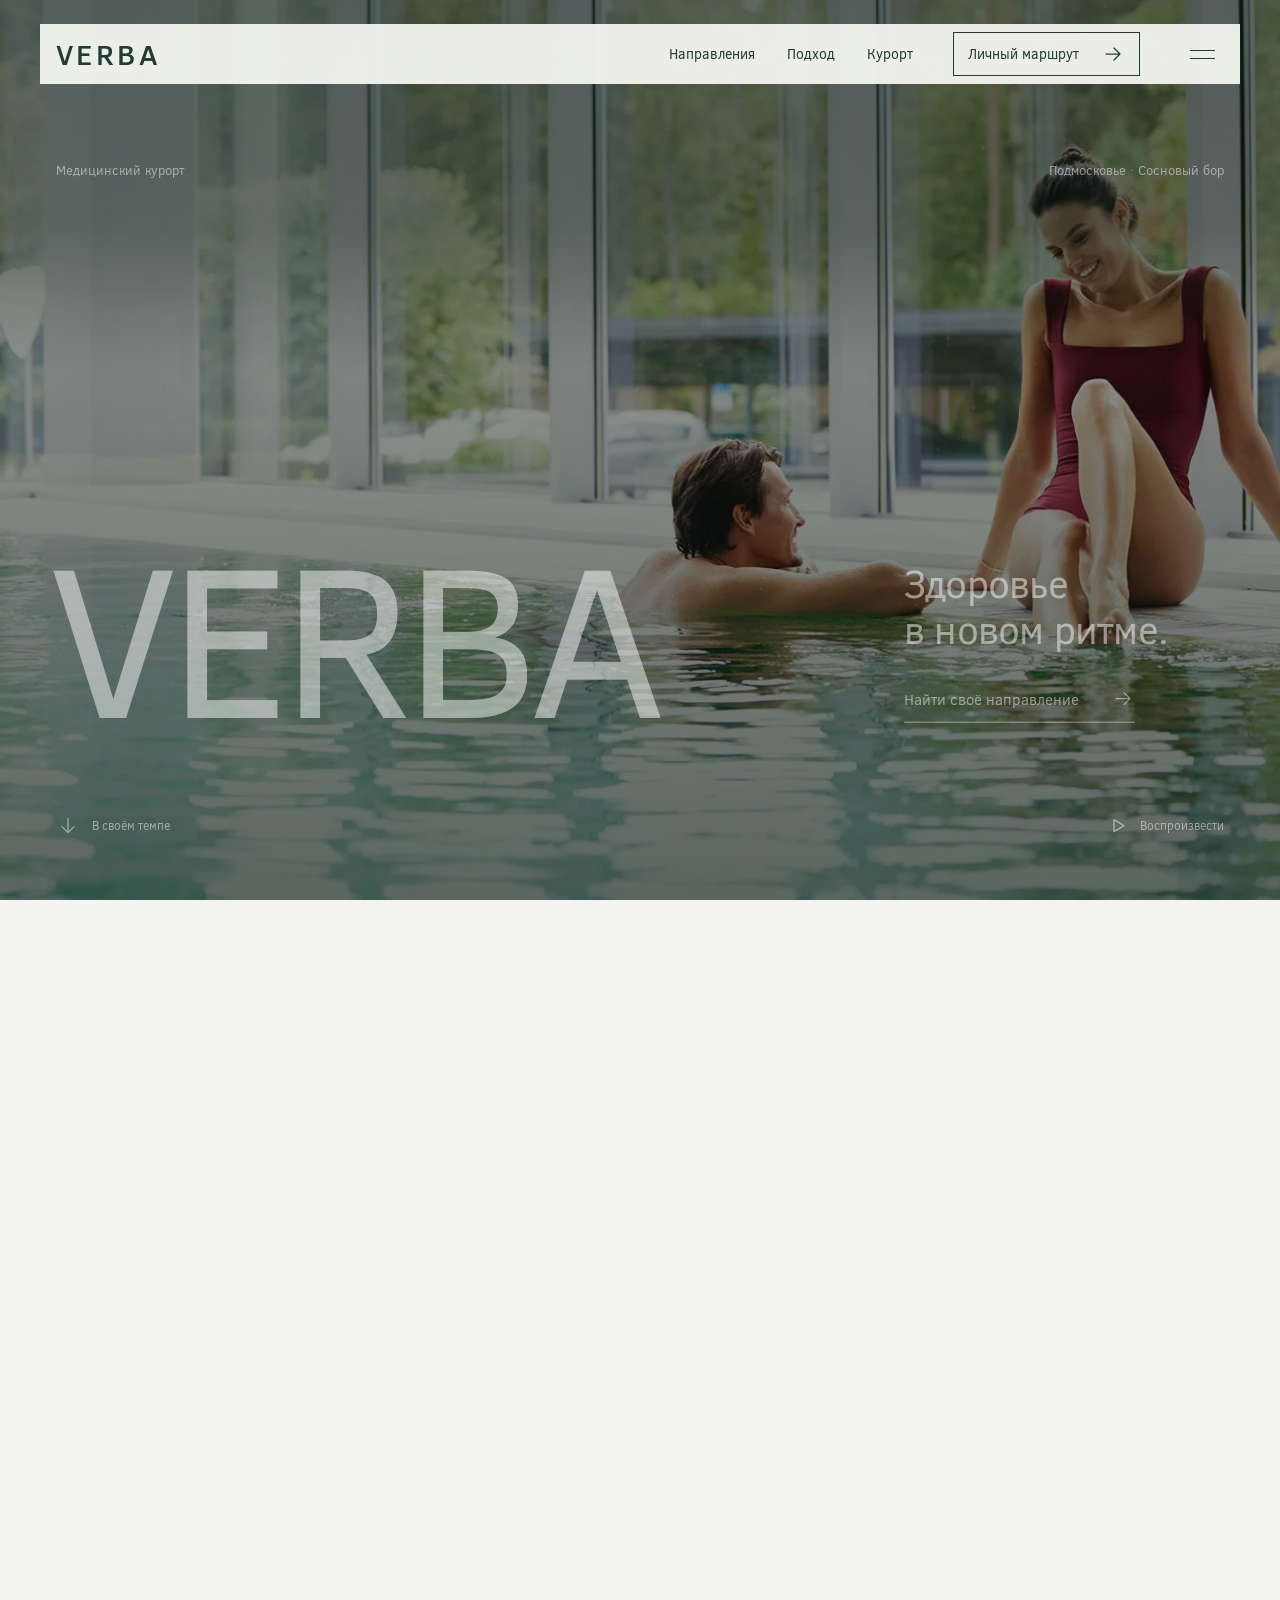
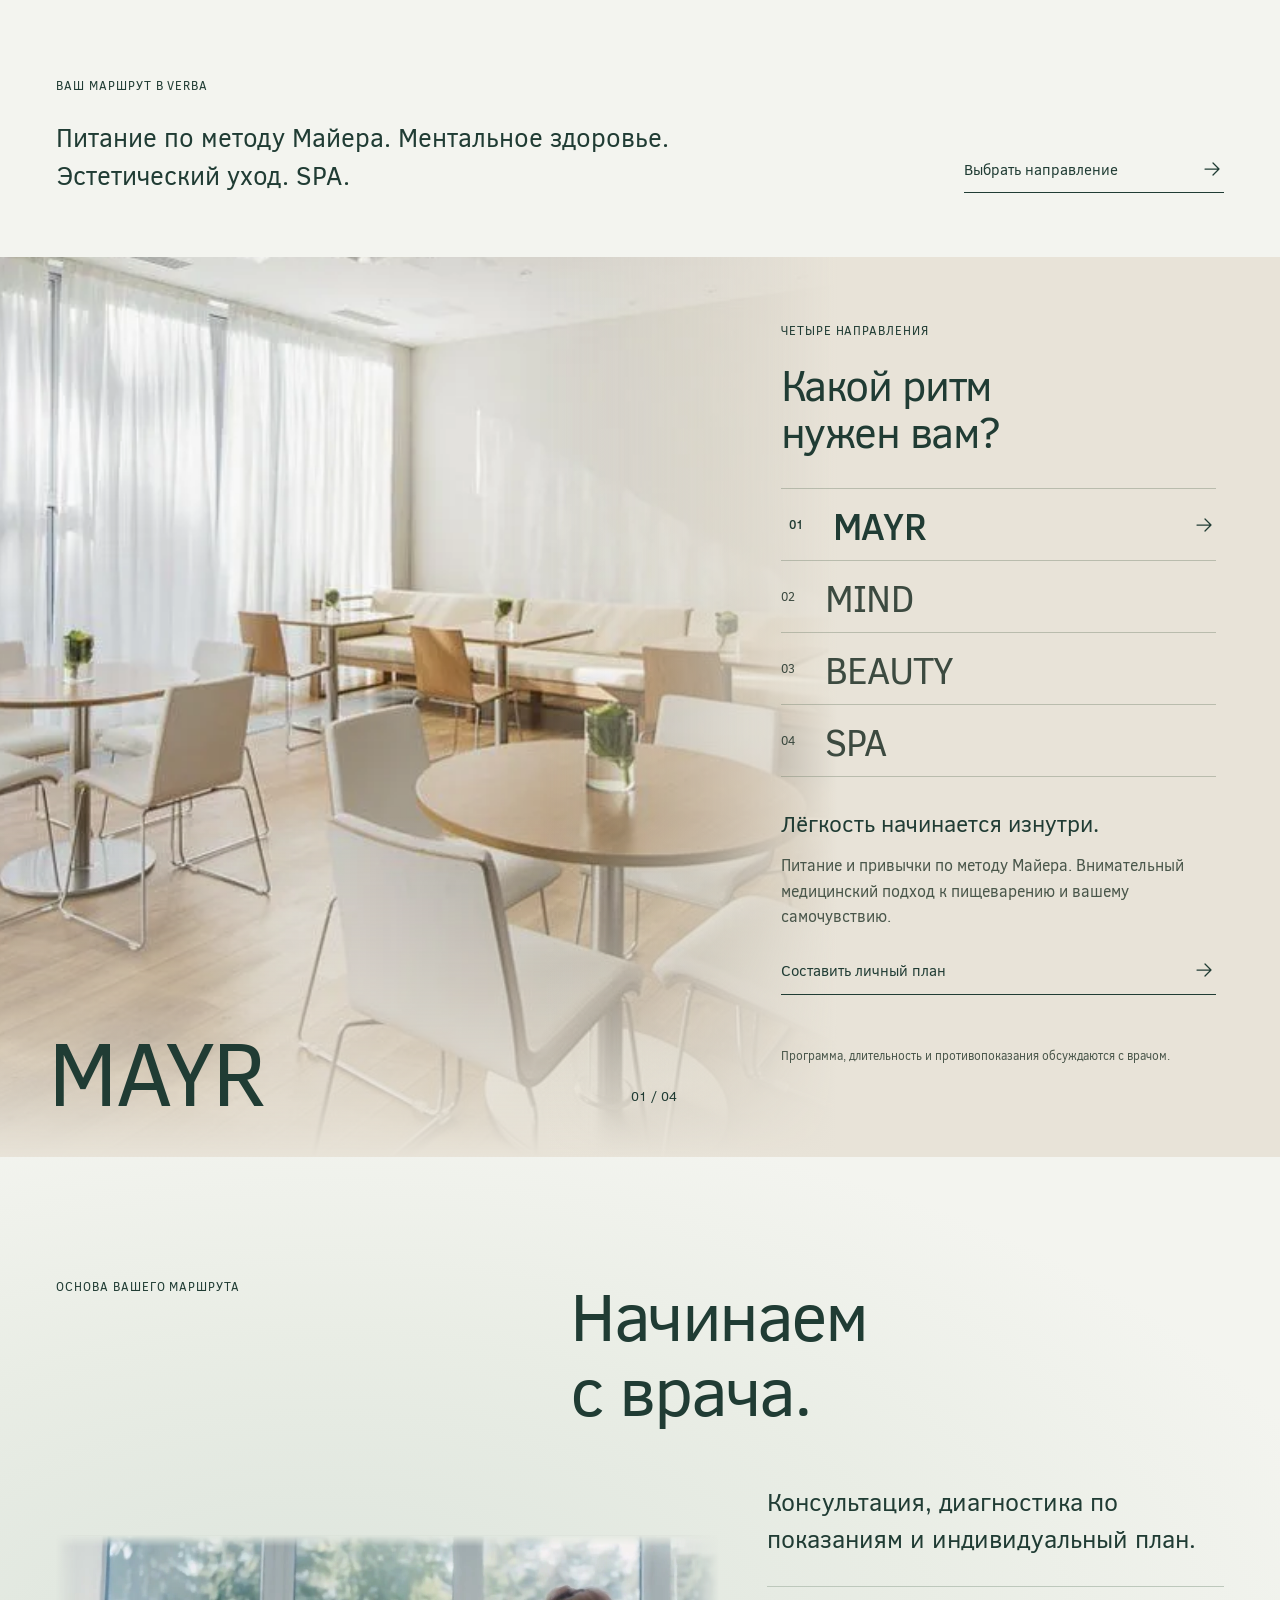
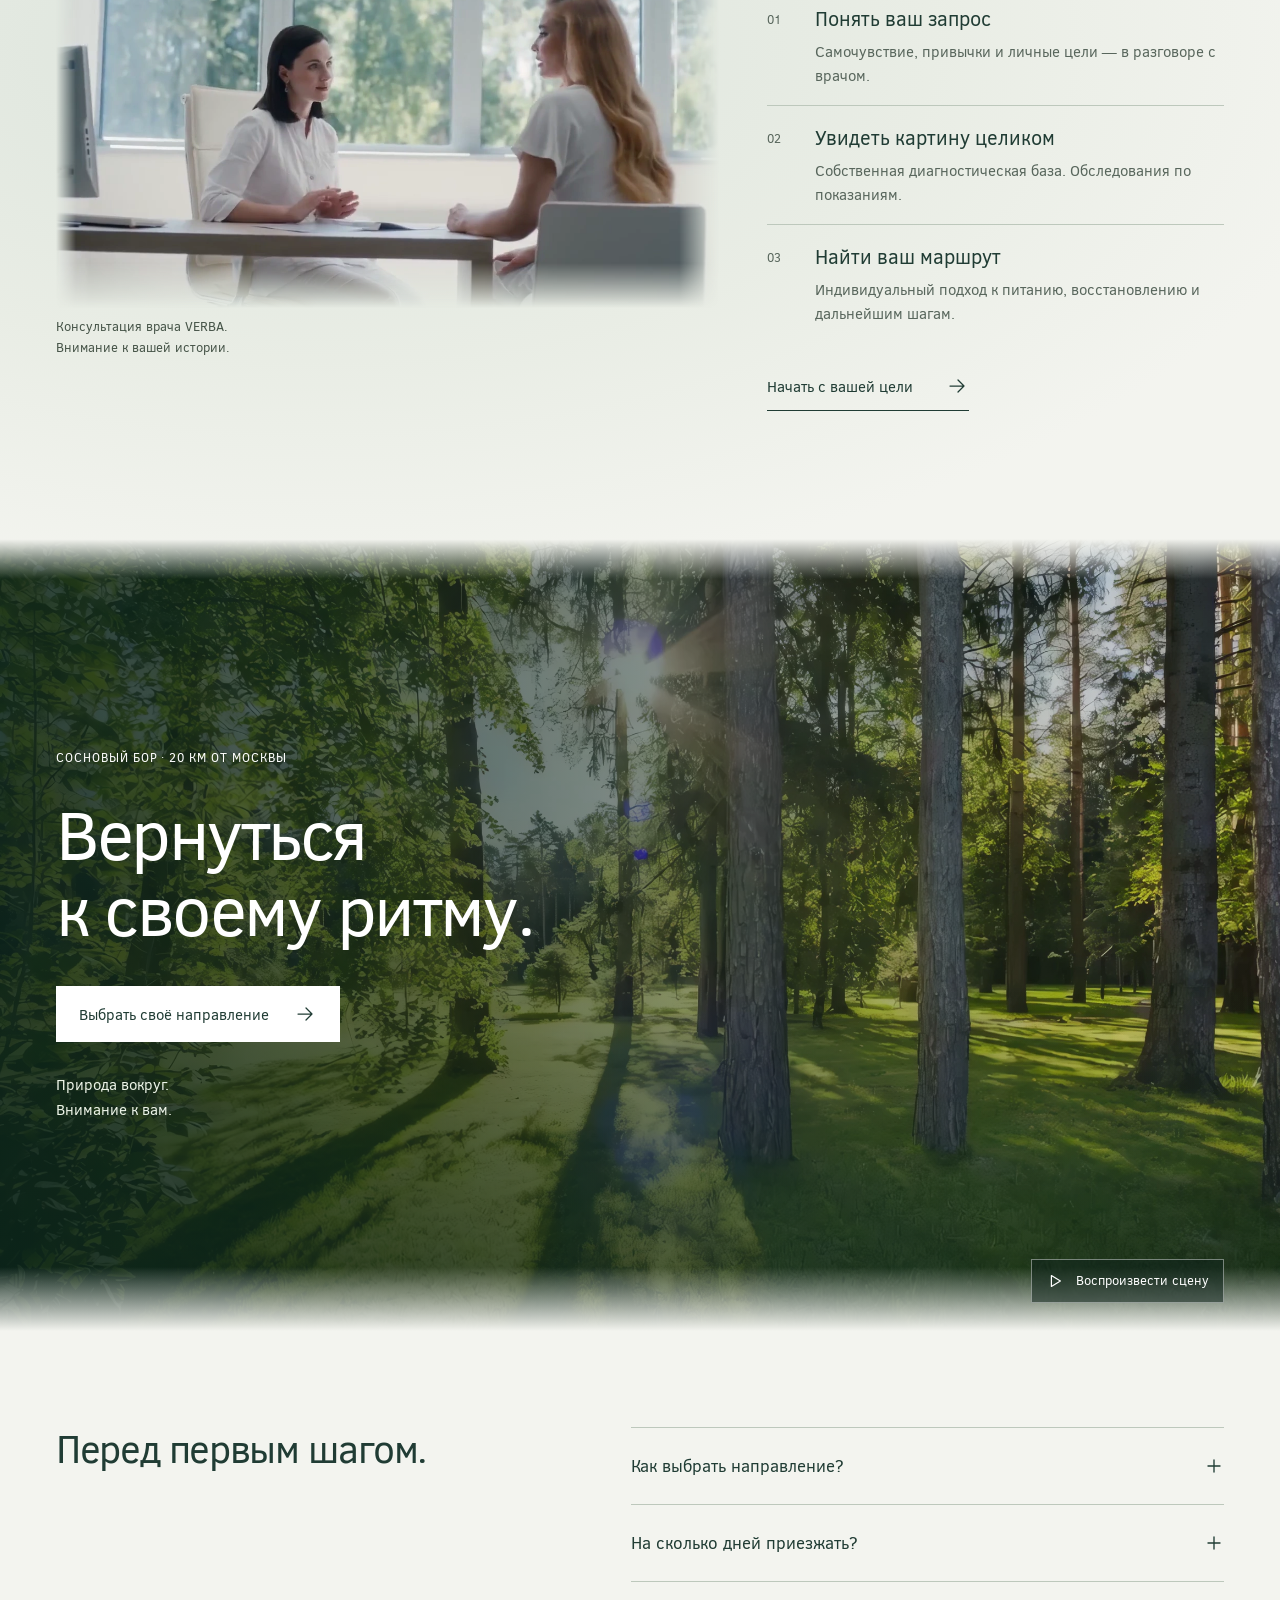
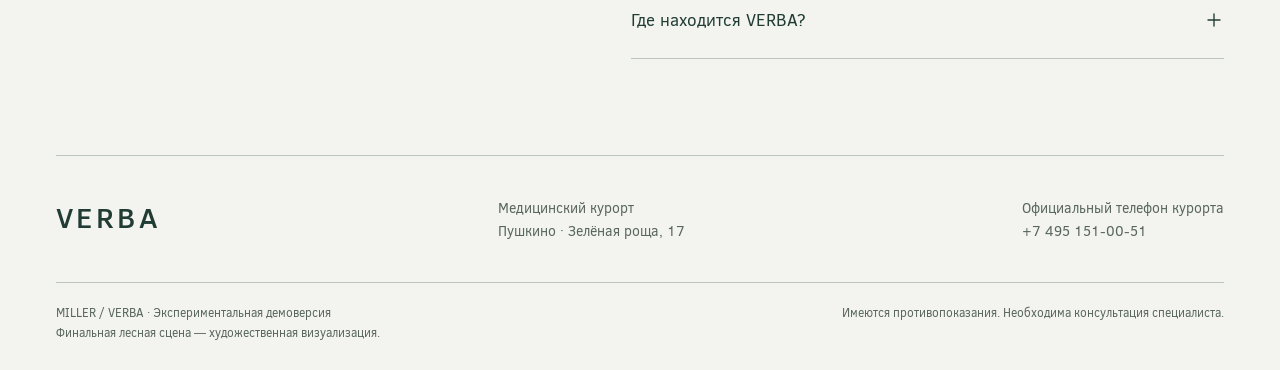
<file: index.html>
<!doctype html>
<html lang="ru"><head><meta charset="utf-8"><meta name="viewport" content="width=device-width, initial-scale=1"><meta name="theme-color" content="#203c34"><meta name="description" content="Медицинский курорт VERBA: питание по методу Майера, ментальное здоровье, эстетический уход и SPA. Экспериментальная демоверсия."><title>VERBA — здоровье в новом ритме · MILLER</title><link rel="icon" href="assets/favicon.svg"><link rel="stylesheet" href="styles.css"><script type="module" src="app.js"></script></head>
<body>
<a class="skip-link" href="#main">Перейти к содержанию</a>
<header class="site-header" data-tone="light"><a class="small-brand" href="#home" aria-label="VERBA — к началу">VERBA</a><nav class="desktop-nav" aria-label="Основная навигация"><a href="#directions">Направления</a><a href="#medicine">Подход</a><a href="#retreat">Курорт</a></nav><button class="header-plan" data-picker>Личный маршрут <svg class="icon-arrow icon-arrow-right" viewBox="0 0 24 24" aria-hidden="true" focusable="false"><path d="M5 12h14m-6-6 6 6-6 6"/></svg></button><button class="menu-toggle" aria-label="Открыть меню" aria-haspopup="dialog" aria-controls="menu-dialog"><span></span><span></span></button></header>
<main id="main">
<section class="hero-story" id="home" aria-labelledby="hero-title"><div class="hero-frame"><div class="hero-media"><div class="hero-camera"><video id="hero-video" muted loop playsinline preload="none" data-src="assets/motion/hero-film.mp4" poster="assets/motion/hero-pool-poster.webp" aria-label="Бассейн на обложке и территория медицинского курорта VERBA в видео"></video><div class="film-shade"></div></div></div><div class="hero-topline"><span>Медицинский курорт</span><span>Подмосковье · Сосновый бор</span></div><div class="hero-title-group"><h1 id="hero-title">VERBA</h1><div class="hero-message"><p class="hero-statement">Здоровье<br>в новом ритме.</p><a class="line-link" href="#directions">Найти своё направление<svg class="icon-arrow icon-arrow-right" viewBox="0 0 24 24" aria-hidden="true" focusable="false"><path d="M5 12h14m-6-6 6 6-6 6"/></svg></a></div></div><div class="hero-bottom"><a href="#intro" class="scroll-link"><svg class="icon-arrow icon-arrow-down" viewBox="0 0 24 24" aria-hidden="true" focusable="false"><path d="M12 5v14m-6-6 6 6 6-6"/></svg>В своём темпе</a><button id="video-toggle" aria-label="Остановить видео" aria-pressed="false"><svg viewBox="0 0 20 20" aria-hidden="true"><path d="M6 4v12M14 4v12"/></svg><span>Пауза видео</span></button></div><div class="hero-transition"><span class="section-label">01 / ВОССТАНОВЛЕНИЕ</span><h2><span>Медицина.</span><span>Природа.</span><span>Вы.</span></h2><p data-pretext contenteditable="false">Персональное здоровье начинается с внимания к человеку. В окружении, которое помогает услышать себя.</p></div></div></section>
<section class="intro wrap" id="intro" aria-label="Направления VERBA"><p class="section-label">ВАШ МАРШРУТ В VERBA</p><div class="intro-grid"><p class="intro-lead" data-pretext>Питание по методу Майера. Ментальное здоровье. Эстетический уход. SPA.</p><a class="line-link" href="#directions">Выбрать направление<svg class="icon-arrow icon-arrow-right" viewBox="0 0 24 24" aria-hidden="true" focusable="false"><path d="M5 12h14m-6-6 6 6-6 6"/></svg></a></div></section>
<section class="directions" id="directions" aria-labelledby="directions-title"><div class="path-layout"><div class="path-visual"><div class="path-pan"><img class="direction-image is-active" data-image="mayr" src="assets/motion/mayr.webp" srcset="assets/motion/mayr-640.webp 640w, assets/motion/mayr.webp 899w" sizes="(max-width:600px) max(100vw, 593px), max(56vw, 1618px)" decoding="async" width="899" height="600" alt="Ресторан VERBA" loading="lazy"><img class="direction-image" data-image="mind" src="assets/motion/mind.webp" srcset="assets/motion/mind-640.webp 640w, assets/motion/mind.webp 900w" sizes="(max-width:600px) max(100vw, 594px), max(56vw, 1620px)" decoding="async" width="900" height="600" alt="Гость VERBA в спокойной обстановке" loading="lazy"><img class="direction-image beauty-image" data-image="beauty" src="assets/motion/beauty-verbaskin-1122.webp" srcset="assets/motion/beauty-verbaskin-480.webp 480w, assets/motion/beauty-verbaskin-800.webp 800w, assets/motion/beauty-verbaskin-1122.webp 1122w" sizes="(max-width:600px) max(100vw, 397px), max(calc(56vw + 120px), 865px)" decoding="async" width="1122" height="1402" alt="VERBASKIN SEA GLOW — художественная композиция с кремом для лица, утверждённая пользователем" loading="lazy"><img class="direction-image" data-image="spa" src="assets/motion/spa.webp" srcset="assets/motion/spa-640.webp 640w, assets/motion/spa.webp 899w" sizes="(max-width:600px) max(100vw, 593px), max(56vw, 1618px)" decoding="async" width="899" height="600" alt="Бассейн VERBA с видом на сосновый бор" loading="lazy"></div><div class="path-shade"></div><div class="path-visual-label"><span id="visual-direction">MAYR</span><span id="visual-index">01 / 04</span></div></div><div class="path-content"><p class="section-label">ЧЕТЫРЕ НАПРАВЛЕНИЯ</p><h2 id="directions-title">Какой ритм<br>нужен вам?</h2><div class="path-tabs" role="tablist" aria-label="Направления VERBA" aria-orientation="vertical"><button class="path-tab is-active" id="tab-mayr" role="tab" aria-selected="true" aria-controls="path-panel" data-direction="mayr"><span class="tab-index">01</span><span>MAYR</span><svg class="icon-arrow icon-arrow-right" viewBox="0 0 24 24" aria-hidden="true" focusable="false"><path d="M5 12h14m-6-6 6 6-6 6"/></svg></button><button class="path-tab" id="tab-mind" role="tab" aria-selected="false" aria-controls="path-panel" tabindex="-1" data-direction="mind"><span class="tab-index">02</span><span>MIND</span><svg class="icon-arrow icon-arrow-right" viewBox="0 0 24 24" aria-hidden="true" focusable="false"><path d="M5 12h14m-6-6 6 6-6 6"/></svg></button><button class="path-tab" id="tab-beauty" role="tab" aria-selected="false" aria-controls="path-panel" tabindex="-1" data-direction="beauty"><span class="tab-index">03</span><span>BEAUTY</span><svg class="icon-arrow icon-arrow-right" viewBox="0 0 24 24" aria-hidden="true" focusable="false"><path d="M5 12h14m-6-6 6 6-6 6"/></svg></button><button class="path-tab" id="tab-spa" role="tab" aria-selected="false" aria-controls="path-panel" tabindex="-1" data-direction="spa"><span class="tab-index">04</span><span>SPA</span><svg class="icon-arrow icon-arrow-right" viewBox="0 0 24 24" aria-hidden="true" focusable="false"><path d="M5 12h14m-6-6 6 6-6 6"/></svg></button></div><div class="path-panel" id="path-panel" role="tabpanel" aria-labelledby="tab-mayr" tabindex="0"><h3 id="path-title">Лёгкость начинается изнутри.</h3><p id="path-description" data-pretext contenteditable="false">Питание и привычки по методу Майера. Внимательный медицинский подход к пищеварению и вашему самочувствию.</p><button class="line-link" data-picker data-current-direction>Составить личный план<svg class="icon-arrow icon-arrow-right" viewBox="0 0 24 24" aria-hidden="true" focusable="false"><path d="M5 12h14m-6-6 6 6-6 6"/></svg></button></div><p class="medical-note">Программа, длительность и противопоказания обсуждаются с врачом.</p></div></div><p class="sr-only" id="direction-status" role="status" aria-live="polite">Выбрано направление MAYR</p></section>
<section class="medicine wrap" id="medicine"><div class="medicine-heading"><span class="section-label">ОСНОВА ВАШЕГО МАРШРУТА</span><h2 class="reveal">Начинаем<br>с врача.</h2></div><div class="medicine-grid"><figure><div class="portrait-crop"><img src="assets/motion/medical.webp" srcset="assets/motion/medical-960.webp 960w, assets/motion/medical.webp 1280w" sizes="(max-width:600px) max(calc(100vw - 40px), 649px), max(50vw, 1014px)" decoding="async" width="1280" height="720" alt="Консультация врача — кадр официального фильма VERBA" loading="lazy"></div><figcaption>Консультация врача VERBA.<br>Внимание к вашей истории.</figcaption></figure><div class="medicine-copy"><p class="medicine-lead" data-pretext contenteditable="false">Консультация, диагностика по показаниям и индивидуальный план.</p><div class="approach-row"><span>01</span><div><h3>Понять ваш запрос</h3><p>Самочувствие, привычки и личные цели — в разговоре с врачом.</p></div></div><div class="approach-row"><span>02</span><div><h3>Увидеть картину целиком</h3><p>Собственная диагностическая база. Обследования по показаниям.</p></div></div><div class="approach-row"><span>03</span><div><h3>Найти ваш маршрут</h3><p>Индивидуальный подход к питанию, восстановлению и дальнейшим шагам.</p></div></div><button class="line-link" data-picker>Начать с вашей цели<svg class="icon-arrow icon-arrow-right" viewBox="0 0 24 24" aria-hidden="true" focusable="false"><path d="M5 12h14m-6-6 6 6-6 6"/></svg></button></div></div></section>
<section class="retreat" id="retreat"><div class="retreat-photo" aria-hidden="true"><picture class="retreat-poster"><source media="(max-width:600px)" srcset="assets/motion/verba-forest-poster-mobile.webp"><img src="assets/motion/verba-forest-poster.webp" width="2560" height="1440" alt="" loading="lazy" decoding="async"></picture><video id="forest-video" muted playsinline preload="none" data-src="assets/motion/verba-forest-desktop-1440p.mp4" data-src-mobile="assets/motion/verba-forest-mobile-1080p.mp4"></video></div><div class="retreat-shade"></div><div class="retreat-content wrap"><p class="section-label">СОСНОВЫЙ БОР · 20 КМ ОТ МОСКВЫ</p><h2>Вернуться<br>к своему ритму.</h2><button class="solid-button" data-picker>Выбрать своё направление<svg class="icon-arrow icon-arrow-right" viewBox="0 0 24 24" aria-hidden="true" focusable="false"><path d="M5 12h14m-6-6 6 6-6 6"/></svg></button><p>Природа вокруг.<br>Внимание к вам.</p></div><button id="forest-toggle" class="forest-toggle" aria-label="Воспроизвести лесную сцену" aria-describedby="forest-status"><svg viewBox="0 0 20 20" aria-hidden="true"><path d="m6 4 10 6-10 6z"/></svg><span>Воспроизвести сцену</span></button><p id="forest-status" class="sr-only" role="status" aria-live="polite">Лесная сцена. Видео проигрывается один раз.</p></section>
<section class="faq wrap"><h2>Перед первым шагом.</h2><div class="faq-items"><details><summary>Как выбрать направление?<svg viewBox="0 0 20 20" aria-hidden="true"><path d="M10 4v12M4 10h12"/></svg></summary><p>Начните с вашей цели. Окончательный состав программы и противопоказания обсуждаются с врачом. Подбор в демоверсии помогает сформулировать запрос и не является медицинской рекомендацией.</p></details><details><summary>На сколько дней приезжать?<svg viewBox="0 0 20 20" aria-hidden="true"><path d="M10 4v12M4 10h12"/></svg></summary><p>На официальном сайте указаны программы от трёх до четырнадцати дней с возможностью продления. Длительность конкретной программы определяется индивидуально.</p></details><details><summary>Где находится VERBA?<svg viewBox="0 0 20 20" aria-hidden="true"><path d="M10 4v12M4 10h12"/></svg></summary><p>Московская область, Пушкино, улица Зелёная роща, строение 17.</p></details></div></section>
</main>
<footer class="wrap"><div class="footer-top"><a class="small-brand" href="#home">VERBA</a><p>Медицинский курорт<br>Пушкино · Зелёная роща, 17</p><p>Официальный телефон курорта<br>+7 495 151-00-51</p></div><div class="footer-bottom"><span>MILLER / VERBA · Экспериментальная демоверсия<br>Финальная лесная сцена — художественная визуализация.</span><span>Имеются противопоказания. Необходима консультация специалиста.</span></div></footer>
<dialog id="menu-dialog" aria-label="Навигация по странице"><button class="dialog-close" aria-label="Закрыть меню"><svg viewBox="0 0 24 24" aria-hidden="true"><path d="m6 6 12 12M6 18 18 6"/></svg></button><div class="menu-content"><span class="small-brand">VERBA</span><nav aria-label="Меню"><a href="#directions">Направления</a><a href="#medicine">Медицинский подход</a><a href="#retreat">Курорт</a></nav><button class="solid-button" data-picker>Составить личный план<svg class="icon-arrow icon-arrow-right" viewBox="0 0 24 24" aria-hidden="true" focusable="false"><path d="M5 12h14m-6-6 6 6-6 6"/></svg></button></div></dialog>
<dialog id="picker-dialog" aria-labelledby="picker-title"><button class="dialog-close" aria-label="Закрыть подбор"><svg viewBox="0 0 24 24" aria-hidden="true"><path d="m6 6 12 12M6 18 18 6"/></svg></button><div class="dialog-content"><span class="section-label">ВАШ ЛИЧНЫЙ МАРШРУТ</span><h2 id="picker-title">С чего начнём?</h2><form id="picker-form"><label for="goal">Что важно сейчас?</label><select id="goal" required><option value="">Выберите направление</option><option value="mayr">MAYR — питание и лёгкость</option><option value="mind">MIND — сон и спокойствие</option><option value="beauty">BEAUTY — уход за собой</option><option value="spa">SPA — отдых и восстановление</option></select><fieldset><legend>Время для себя</legend><div class="duration-options"><label><input type="radio" name="duration" value="3–5 дней" checked><span>3–5 дней</span></label><label><input type="radio" name="duration" value="7–10 дней"><span>7–10 дней</span></label><label><input type="radio" name="duration" value="14 дней"><span>14 дней</span></label></div></fieldset><button class="solid-button" type="submit">Увидеть мой план<svg class="icon-arrow icon-arrow-right" viewBox="0 0 24 24" aria-hidden="true" focusable="false"><path d="M5 12h14m-6-6 6 6-6 6"/></svg></button><p class="demo-note">Демоверсия: выбор остаётся на вашем устройстве. Личные данные не нужны, заявка на курорт не отправляется.</p></form><div id="picker-result" hidden aria-live="polite"><h3 id="result-title"></h3><p id="result-duration"></p><p>Это ориентир для разговора с врачом. Подходящую программу, длительность и противопоказания нужно обсудить индивидуально.</p><a class="solid-button" id="download-plan" download="verba-personal-plan.txt">Сохранить мой план<svg class="icon-arrow icon-arrow-down" viewBox="0 0 24 24" aria-hidden="true" focusable="false"><path d="M12 5v14m-6-6 6 6 6-6"/></svg></a><button id="picker-again" class="line-link">Изменить выбор</button><p class="demo-note">Файл сохранится только на вашем устройстве. Заявка не отправлена.</p></div></div></dialog>
</body></html>
</file>
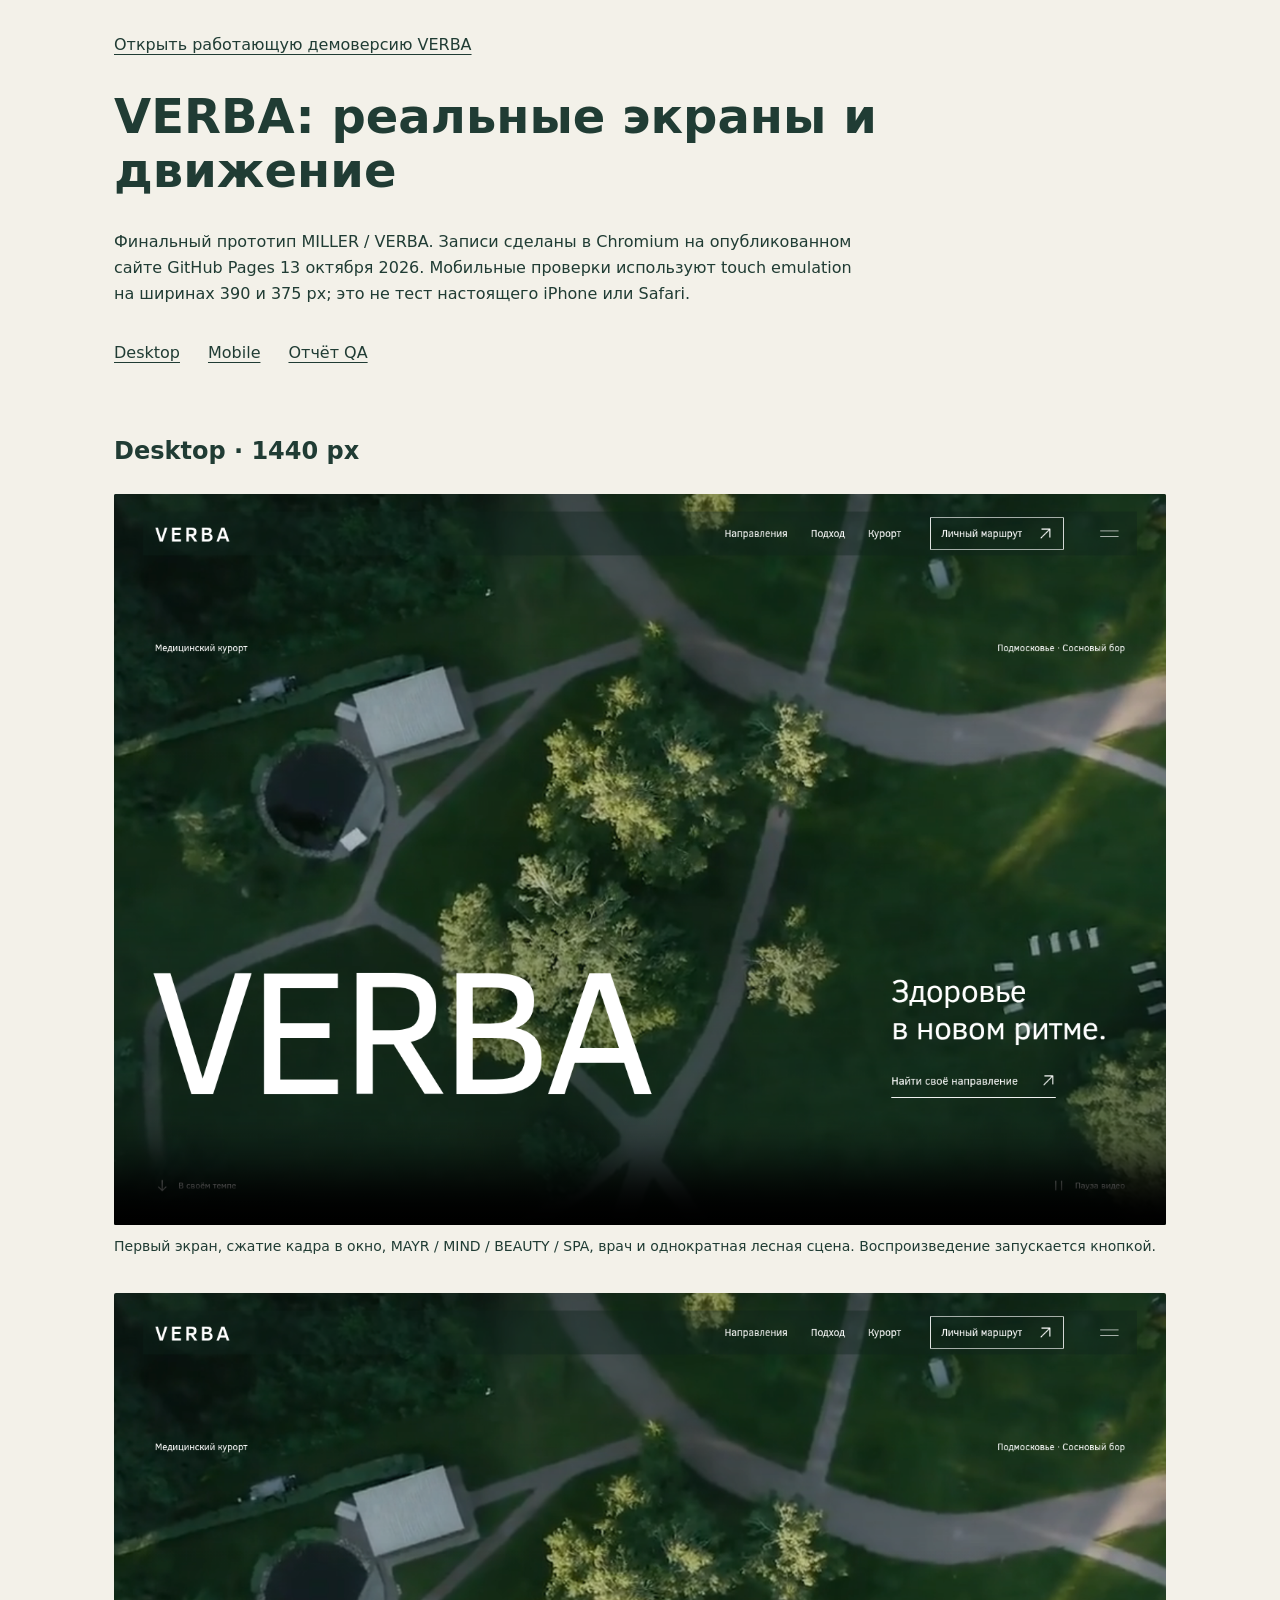
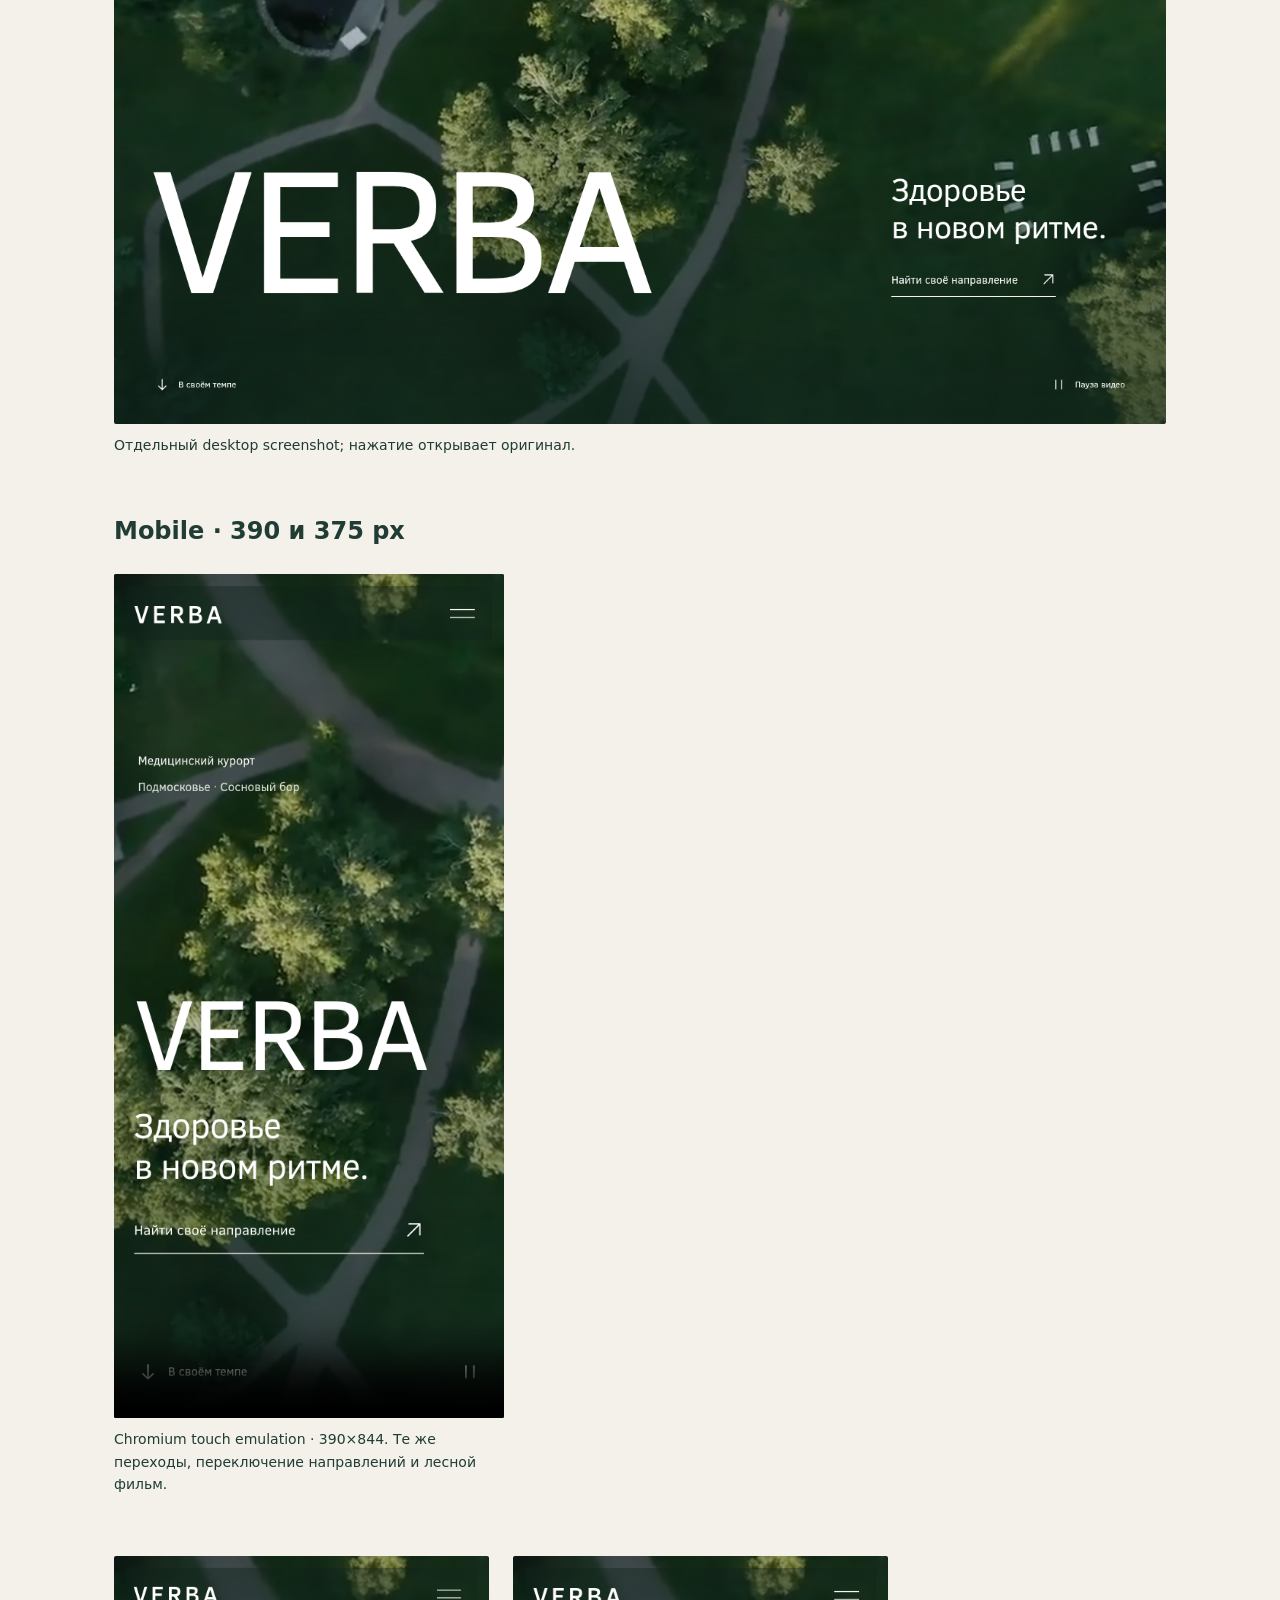
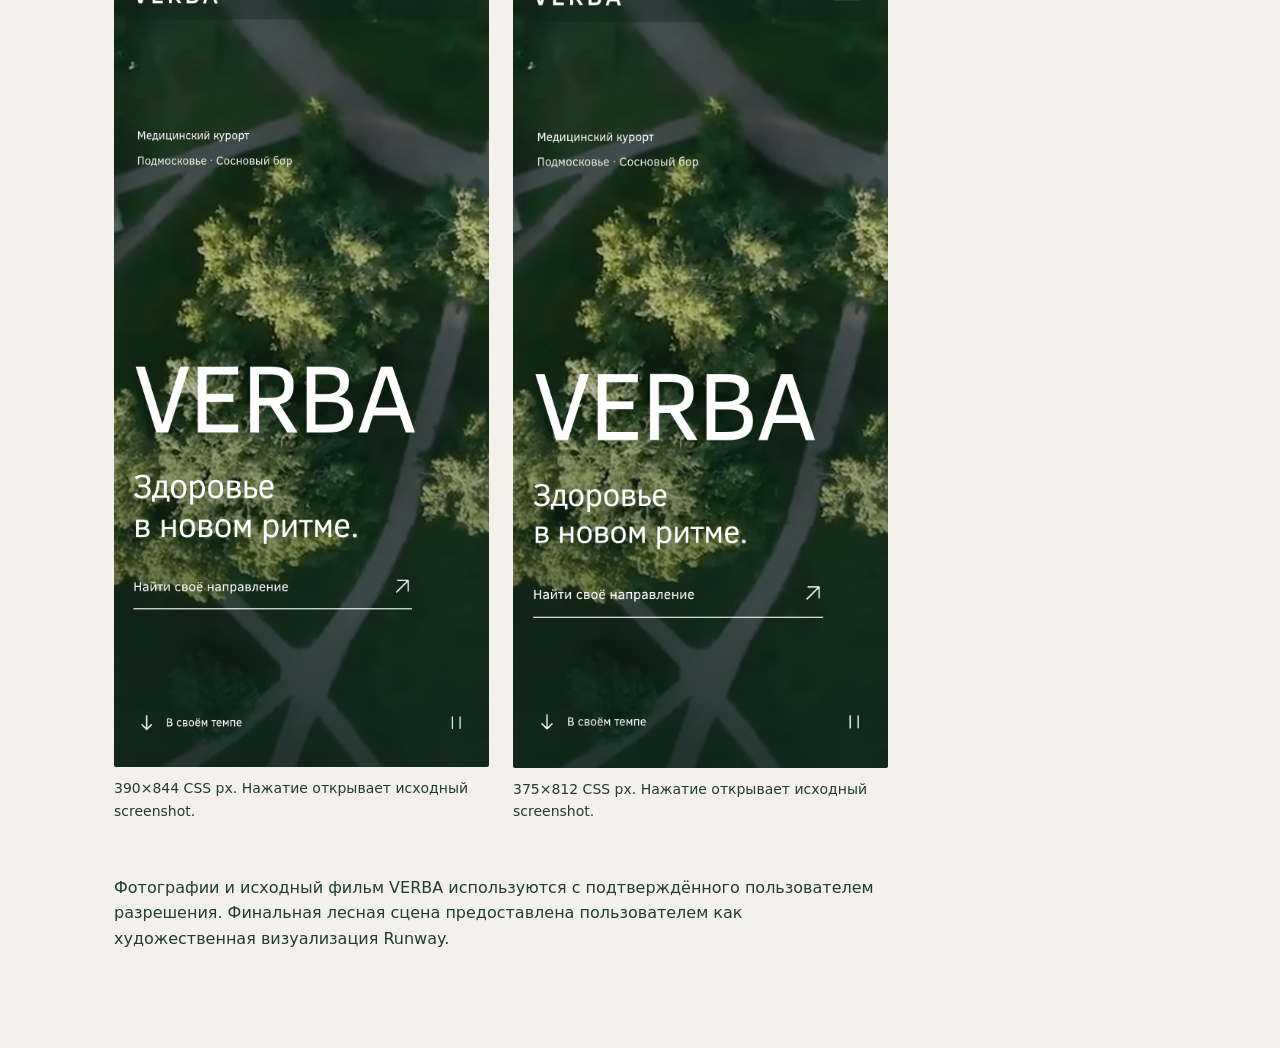
<file: demo-evidence/index.html>
<!doctype html>
<html lang="ru">
<head>
  <meta charset="utf-8">
  <meta name="viewport" content="width=device-width, initial-scale=1">
  <meta name="robots" content="noindex">
  <title>VERBA — экраны и записи проверок</title>
  <link rel="icon" href="../assets/favicon.svg">
  <link rel="stylesheet" href="styles.css">
</head>
<body><main>
  <a href="../">Открыть работающую демоверсию VERBA</a>
  <h1>VERBA: реальные экраны и движение</h1>
  <p>Финальный прототип MILLER / VERBA. Записи сделаны в Chromium на опубликованном сайте GitHub Pages 13 октября 2026. Мобильные проверки используют touch emulation на ширинах 390 и 375 px; это не тест настоящего iPhone или Safari.</p>
  <nav aria-label="Записи и экраны"><a href="#desktop">Desktop</a><a href="#mobile">Mobile</a><a href="https://github.com/stepanMiller/verba-motion-experiment/blob/experiment/verba-motion/QA-REPORT.md">Отчёт QA</a></nav>
  <section id="desktop" aria-labelledby="desktop-title">
    <h2 id="desktop-title">Desktop · 1440 px</h2>
    <figure><video controls playsinline preload="metadata" poster="desktop-1440.png" aria-label="Запись прокрутки VERBA на компьютере"><source src="desktop-motion.mp4" type="video/mp4"></video><figcaption>Первый экран, сжатие кадра в окно, MAYR / MIND / BEAUTY / SPA, врач и однократная лесная сцена. Воспроизведение запускается кнопкой.</figcaption></figure>
    <figure><a href="desktop-1440.png"><img src="desktop-1440.png" alt="Первый экран VERBA на ширине 1440 px" width="1440" height="1000" loading="lazy"></a><figcaption>Отдельный desktop screenshot; нажатие открывает оригинал.</figcaption></figure>
  </section>
  <section id="mobile" aria-labelledby="mobile-title">
    <h2 id="mobile-title">Mobile · 390 и 375 px</h2>
    <figure class="phone"><video controls playsinline preload="metadata" poster="mobile-390.png" aria-label="Запись прокрутки VERBA на ширине 390 px"><source src="mobile-motion.mp4" type="video/mp4"></video><figcaption>Chromium touch emulation · 390×844. Те же переходы, переключение направлений и лесной фильм.</figcaption></figure>
    <div class="mobile-pair">
      <figure><a href="mobile-390.png"><img src="mobile-390.png" alt="Первый экран VERBA на ширине 390 px" loading="lazy"></a><figcaption>390×844 CSS px. Нажатие открывает исходный screenshot.</figcaption></figure>
      <figure><a href="mobile-375.png"><img src="mobile-375.png" alt="Первый экран VERBA на ширине 375 px" loading="lazy"></a><figcaption>375×812 CSS px. Нажатие открывает исходный screenshot.</figcaption></figure>
    </div>
  </section>
  <p>Фотографии и исходный фильм VERBA используются с подтверждённого пользователем разрешения. Финальная лесная сцена предоставлена пользователем как художественная визуализация Runway.</p>
</main></body></html>
</file>
<file: styles.css>
@font-face{font-family:'Clear Sans';src:url('assets/clear-sans.woff') format('woff');font-weight:400;font-display:swap}@font-face{font-family:'Clear Sans';src:url('assets/clear-sans-medium.woff') format('woff');font-weight:500;font-display:swap}@font-face{font-family:'Clear Sans';src:url('assets/clear-sans-bold.woff') format('woff');font-weight:700;font-display:swap}
:root{--ink:#203c34;--paper:#f3f4ef;--muted:#58665c;--line:#bdc8bc;--ease:cubic-bezier(.22,.68,.2,1);--hero-clip:inset(0);--camera-scale:1;--camera-y:0px;--title-y:0px;--title-opacity:1;--copy-opacity:0;--copy-y:38px}
*{box-sizing:border-box}html{scroll-behavior:smooth;scroll-padding-top:100px;color-scheme:light}body{margin:0;color:var(--ink);background:var(--paper);font:400 16px/1.65 'Clear Sans',sans-serif}body.dialog-open{overflow:hidden}h1,h2,h3,p,figure{margin:0}h1,h2,h3{font-weight:400;line-height:1.08;text-wrap:balance}h2{font-size:clamp(36px,4.5vw,68px);letter-spacing:-.035em}h3{font-size:25px;line-height:1.2}a{color:inherit;text-decoration:none;text-underline-offset:6px}button,select,input{font:inherit}button{cursor:pointer;color:inherit}button,a{-webkit-tap-highlight-color:transparent}img,video{display:block;width:100%;height:100%;object-fit:cover}svg{width:20px;height:20px;flex-shrink:0;fill:none;stroke:currentColor;stroke-width:1.35;stroke-linecap:round;stroke-linejoin:round}button:focus-visible,a:focus-visible,select:focus-visible,summary:focus-visible,[role=tabpanel]:focus-visible{outline:3px solid #b0793c;outline-offset:6px}::selection{background:#b7c9af;color:#162e24}input,select{accent-color:var(--ink)}[hidden]{display:none!important}.wrap{width:min(1296px,calc(100% - 112px));margin-inline:auto}.section-label{font-size:12px;letter-spacing:.08em;line-height:1.5;display:block}.sr-only{position:absolute;width:1px;height:1px;overflow:hidden;clip:rect(0,0,0,0);white-space:nowrap}.skip-link{position:fixed;top:10px;left:12px;padding:12px 20px;background:var(--paper);z-index:100;transform:translateY(-150%)}.skip-link:focus{transform:none}
.site-header{position:fixed;z-index:20;left:40px;right:40px;top:24px;display:flex;align-items:center;gap:40px;color:#fff;background:#10241c66;min-height:58px;padding:8px 16px;transition:color .25s var(--ease),background-color .25s var(--ease)}.site-header[data-tone=dark]{background:rgba(243,244,239,.96);color:var(--ink)}.small-brand{font-size:29px;line-height:1.2;letter-spacing:.12em;display:flex;align-items:center;min-height:44px;font-weight:500}.desktop-nav{display:flex;gap:32px;margin-left:auto}.desktop-nav>a{font-size:14px;display:flex;align-items:center;min-height:44px;border-bottom:1px solid transparent}.desktop-nav>a:hover{border-bottom-color:currentColor}.header-plan{border:1px solid currentColor;background:none;display:flex;align-items:center;gap:22px;font-size:14px;min-height:44px;padding:9px 14px}.header-plan:hover{background:#ffffff1f}.site-header[data-tone=dark] .header-plan:hover{background:#dfe7da}.menu-toggle{display:flex;flex-direction:column;align-items:center;justify-content:center;gap:7px;border:0;background:none;width:44px;height:44px}.menu-toggle>span{width:25px;height:1px;background:currentColor}
.hero-story{height:180svh;position:relative;background:var(--paper)}.hero-frame{height:100svh;min-height:640px;position:sticky;top:0;isolation:isolate;overflow:hidden}.hero-media{position:absolute;inset:0;z-index:-1;clip-path:var(--hero-clip);will-change:clip-path}.hero-camera{position:absolute;inset:-1px;transform:translate3d(0,var(--camera-y),0) scale(var(--camera-scale));will-change:transform}.hero-camera video{object-position:50% 50%;background:#233f26}.film-shade{position:absolute;inset:0;background:linear-gradient(0deg,#10241cca,#10241c36 55%,#10241c66)}.hero-topline{position:absolute;top:20%;left:56px;right:56px;display:flex;justify-content:space-between;color:#fff;font-size:13px;opacity:var(--title-opacity);transform:translateY(var(--title-y))}.hero-title-group{position:absolute;left:48px;right:56px;bottom:17%;display:flex;align-items:flex-end;gap:48px;justify-content:space-between;color:#fff;opacity:var(--title-opacity);transform:translate3d(0,var(--title-y),0);will-change:transform,opacity}.hero-title-group h1{font-size:clamp(120px,17vw,262px);letter-spacing:-.045em;line-height:.88}.hero-message{padding-bottom:4px;min-width:320px}.hero-statement{font-size:clamp(28px,3.05vw,46px);line-height:1.17;letter-spacing:-.02em;margin-bottom:24px}.line-link{border:0;border-bottom:1px solid currentColor;background:none;display:inline-flex;justify-content:space-between;align-items:center;gap:32px;min-height:48px;padding:9px 0;font-size:15px}.line-link svg{transition:transform .25s var(--ease)}.line-link:hover svg{transform:translate(2px,-2px)}.hero-bottom{position:absolute;bottom:32px;left:56px;right:56px;color:#fff;display:flex;justify-content:space-between;opacity:var(--title-opacity);transform:translateY(var(--title-y))}.scroll-link,#video-toggle{display:flex;align-items:center;gap:12px;font-size:12px;min-height:44px}#video-toggle{border:0;background:none;color:#fff;padding:8px 0;min-width:126px;justify-content:flex-end}.hero-transition{position:absolute;left:6%;top:26%;width:35%;opacity:var(--copy-opacity);transform:translate3d(0,var(--copy-y),0);pointer-events:none}.hero-transition h2{font-size:clamp(48px,5.3vw,80px);line-height:1.04;margin-top:26px}.hero-transition h2>span{display:block}.hero-transition h2>span:nth-child(2){color:#71806a}.hero-transition>p{font-size:17px;line-height:1.65;max-width:375px;margin-top:32px}
.intro{padding-block:112px 128px}.intro>.section-label{margin-bottom:48px}.intro-grid{display:grid;grid-template-columns:1.4fr 1fr;gap:80px;align-items:end}.intro h2{font-size:clamp(38px,4.55vw,66px)}.soft-word{color:#71806a}.intro-copy>p:first-child{font-size:18px;max-width:410px}.quiet-copy{color:var(--muted);font-size:13px;margin-top:32px}.intro-copy .line-link{margin-top:28px}.reveal{transition:transform .7s var(--ease),opacity .7s var(--ease)}.motion-ready .reveal:not(.is-revealed){transform:translateY(28px);opacity:.55}
.directions{scroll-margin-top:0;--direction-color:var(--ink)}.path-layout{display:grid;grid-template-columns:56% 44%;min-height:900px}.path-visual{position:relative;overflow:hidden;isolation:isolate;min-width:0}.path-pan{position:absolute;inset:-40px 0;transform:translate3d(0,var(--path-pan,0px),0);will-change:transform}.direction-image{position:absolute;inset:0;opacity:0;transform:scale(1.055);transition:opacity .7s var(--ease),transform 1.05s var(--ease);object-position:50% 50%}.direction-image.is-active{opacity:1;transform:scale(1)}.beauty-image{object-position:35% 50%}.path-shade{position:absolute;inset:0;background:linear-gradient(0deg,#10231cac,transparent 45%);pointer-events:none}.path-visual-label{position:absolute;left:48px;right:40px;bottom:42px;display:flex;align-items:flex-end;justify-content:space-between;color:#fff}.path-visual-label>span:first-child{font-size:90px;letter-spacing:-.025em;line-height:1}.path-visual-label>span:last-child{font-size:13px;font-variant-numeric:tabular-nums;padding-bottom:8px}.path-content{background:#e4e9df;padding:64px clamp(32px,5vw,80px) 48px;color:var(--direction-color);transition:background-color .7s var(--ease),color .5s var(--ease)}.directions[data-active=beauty] .path-content{background:#ebe3dc;--direction-color:#5c4538}.directions[data-active=spa] .path-content{background:#dfe9e8}.directions[data-active=mind] .path-content{background:#e9e8df}.path-content h2{font-size:43px;margin-top:22px}.path-tabs{margin-top:34px;border-top:1px solid #73836f66}.path-tab{display:flex;align-items:center;text-align:left;width:100%;gap:20px;min-height:72px;background:none;border:0;border-bottom:1px solid #73836f66;padding:10px 0;opacity:.6;transition:opacity .25s var(--ease),padding-left .3s var(--ease)}.path-tab.is-active{opacity:1;padding-left:8px}.path-tab:hover{opacity:1}.tab-index{font-size:12px;font-variant-numeric:tabular-nums;min-width:24px}.path-tab>span:nth-child(2){font-size:37px;letter-spacing:-.02em;line-height:1.2}.path-tab svg{margin-left:auto;opacity:0;transform:translateX(-8px);transition:opacity .3s var(--ease),transform .3s var(--ease)}.path-tab.is-active svg,.path-tab:hover svg{opacity:1;transform:none}.path-panel{margin-top:32px;min-height:213px}.path-panel>h3{font-size:23px;line-height:1.25}.path-panel>p{color:var(--muted);font-size:16px;line-height:1.6;margin-top:14px}.path-panel .line-link{margin-top:18px;width:100%;color:inherit}.medical-note{font-size:12px;line-height:1.6;color:var(--muted);margin-top:24px}
.medicine{padding-block:120px 128px}.medicine-heading{display:flex;justify-content:space-between;align-items:flex-start;margin-bottom:56px;gap:32px}.medicine-heading h2{width:56%;font-size:clamp(48px,5.4vw,78px)}.medicine-grid{display:grid;grid-template-columns:1.2fr 1fr;gap:90px;align-items:start}.portrait-crop{height:540px;overflow:hidden}.portrait-crop>img{object-position:45% 50%}figcaption{font-size:13px;color:var(--muted);margin-top:20px}.medicine-lead{font-size:25px;line-height:1.5;margin-bottom:40px}.approach-row{border-top:1px solid var(--line);padding:22px 0;display:flex;gap:24px}.approach-row>span{font-size:12px;line-height:28px;min-width:24px;color:var(--muted)}.approach-row h3{font-size:20px;line-height:1.3}.approach-row p{font-size:15px;color:var(--muted);line-height:1.6;margin-top:8px}.medicine-copy>.line-link{margin-top:20px}
.retreat{position:relative;min-height:760px;height:88svh;overflow:hidden;isolation:isolate;color:#fff}.retreat-photo{position:absolute;inset:-40px 0;transform:translate3d(0,var(--retreat-pan,0px),0);will-change:transform;z-index:-2}.retreat-shade{position:absolute;inset:0;z-index:-1;background:linear-gradient(90deg,#0b241bd4,#0b241b21),linear-gradient(0deg,#0b241b70,transparent)}.retreat-content{height:100%;min-height:inherit;display:flex;flex-direction:column;align-items:flex-start;justify-content:center;padding-block:64px}.retreat h2{font-size:clamp(48px,5.5vw,80px);margin-top:28px}.solid-button{display:inline-flex;align-items:center;justify-content:space-between;gap:24px;border:1px solid var(--ink);background:var(--ink);color:#fff;min-height:56px;padding:14px 22px;font-size:15px;transition:background-color .25s var(--ease)}.solid-button:hover{background:#355647}.retreat .solid-button{background:#fff;border-color:#fff;color:var(--ink);margin-top:40px}.retreat-content>p:last-child{font-size:15px;margin-top:30px;color:#edf4e8}
.faq{padding-block:96px;display:grid;grid-template-columns:1fr 1.2fr;gap:80px}.faq h2{font-size:39px}.faq-items details{border-bottom:1px solid var(--line)}.faq-items details:first-child{border-top:1px solid var(--line)}summary{list-style:none;display:flex;align-items:center;justify-content:space-between;gap:20px;min-height:76px;font-size:17px;line-height:1.4;padding-block:16px;cursor:pointer}summary::-webkit-details-marker{display:none}details[open] summary>svg{transform:rotate(45deg)}.faq-items details>p{font-size:16px;color:var(--muted);padding-bottom:24px;max-width:560px}footer{padding-block:40px 28px;border-top:1px solid var(--line)}.footer-top{display:flex;align-items:flex-start;justify-content:space-between;gap:40px;padding-bottom:40px}.footer-top p{font-size:14px;color:var(--muted)}.footer-bottom{display:flex;justify-content:space-between;gap:24px;border-top:1px solid var(--line);padding-top:20px;font-size:12px;color:var(--muted)}
dialog{border:0;padding:0;width:min(560px,calc(100% - 32px));max-height:calc(100svh - 32px);margin:auto;background:var(--paper);color:var(--ink);box-shadow:0 24px 80px #071c164f;overflow:auto}dialog::backdrop{background:#071e17b5}.dialog-close{position:absolute;top:16px;right:16px;width:44px;height:44px;border:0;background:none;display:grid;place-items:center}.dialog-close svg{width:24px;height:24px}.dialog-content{padding:52px 44px 40px}.dialog-content h2{font-size:42px;margin:24px 0 30px}#picker-form>label{display:block;font-size:15px;margin-bottom:10px}select{height:56px;width:100%;border:1px solid #83957e;border-radius:0;background:#fff;color:var(--ink);font-size:16px;padding:0 12px}fieldset{border:0;padding:0;margin:26px 0;min-width:0}legend{font-size:15px;margin-bottom:12px}.duration-options{display:flex;gap:8px}.duration-options label{position:relative;flex:1;cursor:pointer}.duration-options input{position:absolute;opacity:0}.duration-options span{display:flex;align-items:center;justify-content:center;min-height:52px;border:1px solid #83957e;padding:8px;font-size:13px;white-space:nowrap}.duration-options input:checked+span{background:#dce6d7;border:2px solid var(--ink)}.duration-options input:focus-visible+span{outline:3px solid #b0793c;outline-offset:4px}#picker-form>.solid-button,#picker-result>.solid-button{width:100%;gap:12px}.demo-note{font-size:12px;line-height:1.6;color:var(--muted);margin-top:20px}#picker-result h3{font-size:34px}#picker-result>p{margin-top:22px}#picker-result>.solid-button{margin-top:28px}#picker-result>.line-link{margin-top:12px}#menu-dialog{width:100%;max-width:none;max-height:none;height:100svh;margin:0;padding:0;box-shadow:none}.menu-content{padding:60px 8%;min-height:100%;display:flex;flex-direction:column;align-items:flex-start;justify-content:center}.menu-content>.small-brand{margin-bottom:42px}.menu-content nav{display:flex;flex-direction:column;gap:10px}.menu-content nav>a{font-size:clamp(32px,5vw,70px);line-height:1.2;min-height:64px;padding-block:12px}.menu-content>.solid-button{margin-top:40px}
@media(max-width:1100px){.wrap{width:calc(100% - 64px)}.site-header{left:24px;right:24px;gap:24px}.desktop-nav{gap:20px}.hero-title-group{left:32px;right:32px;gap:24px}.hero-message{min-width:290px}.hero-topline,.hero-bottom{left:32px;right:32px}.path-layout{grid-template-columns:52% 48%;min-height:850px}.path-content{padding:48px 32px}.path-content h2{font-size:38px}.path-visual-label{left:32px;right:28px}.path-visual-label>span:first-child{font-size:70px}.medicine-grid,.intro-grid,.faq{gap:48px}}
@media(max-width:820px){.desktop-nav{display:none}.header-plan{margin-left:auto}.hero-title-group{display:block;bottom:18%}.hero-title-group h1{font-size:23vw;margin-bottom:40px}.hero-message{display:flex;align-items:end;justify-content:space-between;gap:28px}.hero-statement{font-size:32px;margin:0}.hero-transition{width:39%;left:5%;top:28%}.hero-transition h2{font-size:54px}.hero-transition>p{font-size:15px}.intro-grid{grid-template-columns:1fr 1fr;gap:36px}.intro-copy>p:first-child{font-size:16px}.intro h2{font-size:40px}.path-content{padding:40px 26px}.path-tab>span:nth-child(2){font-size:30px}.path-tab{gap:12px;min-height:64px}.path-content h2{font-size:32px}.path-panel h3{font-size:21px}.medicine-heading h2{font-size:58px}.medicine-grid{gap:36px}.portrait-crop{height:470px}.medicine-lead{font-size:22px}}
@media(max-width:600px){html{scroll-padding-top:88px}.wrap{width:calc(100% - 40px)}.site-header{left:12px;right:12px;top:12px;padding:5px 8px;min-height:50px;gap:16px}.small-brand{font-size:25px}.header-plan{display:none}.menu-toggle{margin-left:auto}.hero-story{height:164svh}.hero-frame{height:100svh;min-height:620px}.hero-topline{top:21%;left:24px;right:24px;display:block;font-size:12px}.hero-topline>span:last-child{display:block;margin-top:6px;color:#e3eddf}.hero-title-group{left:20px;right:20px;bottom:19%}.hero-title-group h1{font-size:26vw;letter-spacing:-.025em;margin-bottom:30px}.hero-message{display:block;min-width:0}.hero-statement{font-size:35px;line-height:1.17}.hero-message>.line-link{margin-top:20px;font-size:14px;max-width:290px;width:100%}.hero-bottom{left:24px;right:24px;bottom:24px}.scroll-link,#video-toggle{font-size:12px;gap:10px}#video-toggle{min-width:44px}#video-toggle>span{display:none}.hero-transition{left:6%;top:16%;width:86%}.hero-transition h2{font-size:39px;margin-top:18px;line-height:1.06}.hero-transition h2>span{display:inline}.hero-transition h2>span:after{content:' '}.hero-transition>p{font-size:16px;line-height:1.6;margin-top:22px;max-width:350px}.intro{padding-block:68px 72px}.intro>.section-label{margin-bottom:28px}.intro-grid{grid-template-columns:1fr;gap:32px}.intro h2{font-size:42px}.intro-copy>p:first-child{font-size:17px;max-width:none}.quiet-copy{margin-top:24px}.intro-copy .line-link{margin-top:20px}.path-layout{display:flex;flex-direction:column;min-height:0}.path-visual{height:430px;order:2}.path-content{padding:38px 20px 32px;order:1}.path-content h2{font-size:36px;margin-top:18px}.path-tabs{display:grid;grid-template-columns:repeat(4,1fr);border:0;gap:0;margin-top:30px}.path-tab{flex-direction:column;align-items:flex-start;gap:8px;border-top:1px solid #83957e;border-bottom:1px solid #83957e;min-height:80px;padding:12px 6px 10px;opacity:.65}.path-tab.is-active{padding-left:6px;border-bottom:2px solid var(--ink);opacity:1}.path-tab>span:nth-child(2){font-size:19px;letter-spacing:-.02em}.path-tab svg{display:none}.path-panel{min-height:200px;margin-top:24px}.path-panel>h3{font-size:24px}.path-panel>p{font-size:16px}.path-panel .line-link{width:100%;margin-top:18px}.medical-note{margin-top:20px}.path-visual-label{left:24px;right:24px;bottom:28px}.path-visual-label>span:first-child{font-size:60px}.path-pan{inset:-28px 0}.beauty-image{object-position:30% 50%}.medicine{padding-block:72px}.medicine-heading{display:block;margin-bottom:32px}.medicine-heading h2{font-size:48px;width:100%;margin-top:24px}.medicine-grid{grid-template-columns:1fr;gap:38px}.portrait-crop{height:330px}figcaption{font-size:12px;margin-top:16px}.medicine-lead{font-size:23px;margin-bottom:28px}.approach-row{gap:20px;padding-block:20px}.approach-row h3{font-size:19px}.approach-row p{font-size:16px}.retreat{height:760px;min-height:0}.retreat-content{min-height:760px;padding-block:56px}.retreat h2{font-size:48px;margin-top:28px}.retreat .solid-button{margin-top:36px;font-size:14px;width:100%;max-width:350px}.retreat-photo img{object-position:53% 50%}.faq{padding-block:64px;grid-template-columns:1fr;gap:30px}.faq h2{font-size:35px}.faq summary{font-size:16px;min-height:76px}.footer-top{flex-direction:column;gap:24px;padding-bottom:32px}.footer-bottom{flex-direction:column;gap:16px}footer{padding-bottom:calc(28px + env(safe-area-inset-bottom))}.dialog-content{padding:56px 24px 32px}.dialog-content h2{font-size:36px;margin-top:20px}.duration-options span{font-size:12px}.solid-button{padding-inline:18px}#picker-result h3{font-size:30px}.menu-content{padding:56px 24px}.menu-content nav>a{font-size:35px;min-height:68px}.menu-content>.solid-button{width:100%}}
@media(max-width:375px){.hero-statement{font-size:32px}.hero-title-group{bottom:18%}.hero-transition h2{font-size:36px}.intro h2{font-size:39px}.path-tab>span:nth-child(2){font-size:18px}.path-content h2{font-size:34px}.path-panel{min-height:219px}.dialog-content{padding-inline:20px}}
@media(max-width:600px){.path-layout{display:grid;grid-template-columns:1fr;background:#e4e9df;color:var(--direction-color);transition:background-color .7s var(--ease)}.directions[data-active=mind] .path-layout{background:#e9e8df}.directions[data-active=beauty] .path-layout{background:#ebe3dc;--direction-color:#5c4538}.directions[data-active=spa] .path-layout{background:#dfe9e8}.path-content{display:contents}.path-content>.section-label{grid-row:1;padding-top:30px;margin-inline:20px}.path-content>h2{grid-row:2;margin:15px 20px 24px}.path-tabs{grid-row:3;margin:0 20px 24px}.path-visual{grid-row:4;height:300px;order:initial}.path-panel{grid-row:5;margin:24px 20px 0}.medical-note{grid-row:6;margin:18px 20px 30px}.path-visual-label>span:first-child{font-size:52px}.path-visual-label{bottom:24px}}
@media(prefers-reduced-motion:reduce){html{scroll-behavior:auto}.hero-story{height:100svh}.hero-frame{position:relative}.hero-transition{display:none}.hero-media{clip-path:none!important}.hero-camera,.hero-title-group,.hero-topline,.hero-bottom,.path-pan,.retreat-photo,.reveal{transform:none!important}.hero-title-group,.hero-topline,.hero-bottom{opacity:1!important}.direction-image{transform:none}.motion-ready .reveal:not(.is-revealed){opacity:1}*,*:before,*:after{animation:none!important;transition:none!important}}

/* Approved refinement: a shorter bridge to the four directions. */
.intro{padding-block:56px 64px}.intro>.section-label{margin-bottom:24px}.intro-grid{grid-template-columns:1.8fr 1fr;gap:64px;align-items:end}.intro-lead{font-size:26px;line-height:1.45;max-width:720px}.intro-grid>.line-link{justify-self:end;min-width:260px}
@media(max-width:600px){.intro{padding-block:44px 48px}.intro-grid{grid-template-columns:1fr;gap:22px}.intro-lead{font-size:23px}.intro-grid>.line-link{justify-self:start;min-width:0;width:100%}.intro>.section-label{margin-bottom:20px}}

/* Real VERBA materials: small tonal corrections, no documentary alteration. */
.direction-image{filter:saturate(.94) contrast(.99)}
.direction-image[data-image=mayr]{filter:saturate(.91) brightness(.99)}
.direction-image[data-image=mind]{filter:saturate(.92) brightness(1.025)}
.direction-image[data-image=beauty]{filter:saturate(.93) brightness(1.025)}
.direction-image[data-image=spa]{filter:saturate(.9) brightness(1.015)}
.beauty-image{object-position:42% 50%}.path-shade{background:linear-gradient(0deg,#10231c9a,transparent 36%)}
.medicine-grid{grid-template-columns:1.45fr 1fr;gap:72px}.portrait-crop{height:570px}.portrait-crop>img{object-position:29% 48%}.medicine-lead{margin-bottom:28px}.approach-row{padding-block:18px}
@media(max-width:1100px){.medicine-grid{gap:48px}}
@media(max-width:820px){.medicine-grid{gap:36px}.portrait-crop{height:490px}}
@media(max-width:600px){.medicine-grid{grid-template-columns:1fr;gap:30px}.portrait-crop{height:365px}.portrait-crop>img{object-position:25% 50%}.beauty-image{object-position:42% 50%}.medicine-lead{font-size:22px}.approach-row{padding-block:18px}}

/* Final scene: supplied forest film, held last frame, no scroll-driven video movement. */
.retreat-photo{inset:0;transform:none;will-change:auto;background:#243828}
.retreat-photo>.retreat-poster,.retreat-photo>#forest-video{position:absolute;inset:0;width:100%;height:100%;object-fit:cover;object-position:50% 50%}
#forest-video{opacity:0;transition:opacity .45s var(--ease)}
.retreat[data-video-state=playing] #forest-video,.retreat[data-video-state=paused] #forest-video,.retreat[data-video-state=ended] #forest-video{opacity:1}
.retreat-shade{background:linear-gradient(90deg,#0b241bdc 0%,#0b241b91 44%,#0b241b1c 100%),linear-gradient(0deg,#0b241b8a,transparent 44%)}
.forest-toggle{position:absolute;right:56px;bottom:28px;display:flex;align-items:center;gap:12px;min-height:44px;max-width:300px;border:1px solid #ffffff6b;background:#10241c8c;color:#fff;padding:10px 14px;font-size:13px;text-align:left}
.forest-toggle svg{width:18px;height:18px}.forest-toggle:hover{background:#10241cb5}
@media(max-width:600px){.retreat-photo>.retreat-poster,.retreat-photo>#forest-video{object-position:48% 50%}.retreat-shade{background:linear-gradient(90deg,#0b241bde,#0b241b6b),linear-gradient(0deg,#0b241b80,transparent 50%)}.forest-toggle{right:20px;bottom:24px;max-width:calc(100% - 40px)}.retreat-content{padding-bottom:100px}}
@media(prefers-reduced-motion:reduce){#forest-video{transition:none}}

/* Unified directional icons: text supplies the accessible control name. */
.icon-arrow{width:24px;height:24px;stroke-width:1.25;stroke-linecap:round;stroke-linejoin:round;pointer-events:none;transition:transform .22s var(--ease),opacity .22s var(--ease)}
:is(.line-link,.header-plan,.solid-button,.scroll-link):is(:hover,:focus-visible)>.icon-arrow-right{transform:translateX(3px)}
:is(.line-link,.scroll-link):is(:hover,:focus-visible)>.icon-arrow-down{transform:translateY(3px)}
.path-tab:focus-visible>.icon-arrow{opacity:1;transform:translateX(0)}
:is(.line-link,.header-plan,.solid-button,.scroll-link,.path-tab):focus-visible{outline:2px solid currentColor;outline-offset:5px}
@media(hover:none){:is(.line-link,.header-plan,.solid-button,.scroll-link):hover>.icon-arrow{transform:none}}
@media(prefers-reduced-motion:reduce){.icon-arrow{transition:none!important;transform:none!important}}

/* One photographic scene per section; keep copy on an opaque, readable field. */
.directions{--scene-paper:#e8e3d8;--scene-ink:#203c34}
.directions[data-active=mind]{--scene-paper:#e6e0d2}
.directions[data-active=beauty]{--scene-paper:#ebe6df;--scene-ink:#4e4036}
.directions[data-active=spa]{--scene-paper:#dfe8e1}
#directions .path-layout{background:var(--scene-paper);color:var(--scene-ink);transition:background-color .7s var(--ease),color .5s var(--ease)}
#directions .path-content{position:relative;z-index:1;background:transparent;color:var(--scene-ink)}
.path-visual{margin-right:-120px}
.path-visual:after{content:'';position:absolute;inset:0;pointer-events:none;background:linear-gradient(90deg,transparent 65%,var(--scene-paper) 100%);transition:background .7s var(--ease)}
.path-visual-label{right:160px;z-index:1}
.directions .path-panel>p,.directions .medical-note{color:#49564a}
.path-tab{opacity:1;color:var(--scene-ink)}
.path-tab:not(.is-active){color:#505c50}
.path-tab.is-active{font-weight:500}
.medicine{position:relative;isolation:isolate}
.medicine:before{content:'';position:absolute;z-index:-1;inset:0 calc((100% - 100vw)/2);background:radial-gradient(ellipse at 25% 50%,#dce4dc 0%,#e9ede5 45%,var(--paper) 78%);pointer-events:none}
.medicine-grid{align-items:center;gap:48px}
.portrait-crop{height:auto;aspect-ratio:16/9;overflow:visible}
.portrait-crop>img{object-position:50% 50%;mask-image:linear-gradient(90deg,transparent,#000 3%,#000 94%,transparent),linear-gradient(0deg,transparent,#000 12%,#000 97%,transparent);mask-composite:intersect}
.medicine figcaption{margin-top:8px;color:#465448}
.medicine .medicine-copy{position:relative}
.retreat:after{content:'';position:absolute;inset:0;pointer-events:none;z-index:-1;background:linear-gradient(0deg,var(--paper),transparent 64px,transparent calc(100% - 40px),var(--paper))}
@media(max-width:1100px) and (min-width:601px){.path-visual{margin-right:-80px}.path-visual-label{right:108px}.medicine-grid{gap:36px}}
@media(max-width:600px){
 #directions .path-layout{background:var(--scene-paper)}
 .directions .path-content{display:contents}
 .path-visual{margin-right:0;height:340px}
 .path-visual:after{background:linear-gradient(0deg,var(--scene-paper),transparent 26%,transparent 86%,var(--scene-paper))}
 .path-visual-label{right:24px;bottom:16px;color:var(--scene-ink)}
 .path-visual-label>span:first-child{font-size:44px}
 .path-shade{background:linear-gradient(0deg,var(--scene-paper),transparent 35%)}
 .path-panel{margin-top:8px}
 .medicine-grid{gap:24px}
 .portrait-crop{height:auto;aspect-ratio:16/9;margin-inline:-20px}
 .medicine figcaption{margin-top:12px}
 .retreat:after{background:linear-gradient(0deg,var(--paper),transparent 40px,transparent calc(100% - 32px),var(--paper))}
}
@media(min-width:601px){
 .beauty-image{height:60%;top:20%;object-position:42% 50%;mask-image:linear-gradient(0deg,transparent,#000 12%,#000 88%,transparent)}
 .directions[data-active=beauty] .path-shade{background:none}
 .directions[data-active=beauty] .path-visual-label{color:var(--scene-ink)}
}
/* Keep labels readable even over the brightest pool/wall pixels. */
.path-shade{background:linear-gradient(0deg,var(--scene-paper),transparent 38%)}
.path-visual-label{color:var(--scene-ink)}
.path-tab:not(.is-active){color:#3c4a40}

/* Approved VERBASKIN still: preserve the full bottle and its label. */
.directions[data-active=beauty]{--scene-paper:#e6d7c5;--scene-ink:#493c30}
.direction-image[data-image=beauty]{filter:none}
.beauty-image{height:100%;top:0;object-position:48% 20%;mask-image:none}
.directions[data-active=beauty] .path-shade{background:linear-gradient(0deg,var(--scene-paper),transparent 30%)}
@media(max-width:600px){.directions[data-active=beauty] .path-visual{height:440px}.beauty-image{object-position:48% 20%}}
.directions[data-active=beauty] .path-panel>p,.directions[data-active=beauty] .medical-note{color:#3b453a}

/* Responsive poster stays behind video, including autoplay/error fallbacks. */
.retreat-poster>img{width:100%;height:100%;object-fit:cover;object-position:50% 50%}
@media(max-width:600px){.retreat-poster>img{object-position:48% 50%}}

/* The official pool poster already includes a tonal overlay. Keep the film grade
   unchanged after playback starts; use only the contrast needed on the still. */
.hero-camera:not(.has-video-frame) .film-shade{background:linear-gradient(0deg,#10241c6b,transparent 65%),linear-gradient(180deg,#10241c66,#10241c59 26%,transparent 42%)}
@media(max-width:600px){.hero-camera:not(.has-video-frame) video{object-position:22% 50%}}
</file>
<file: demo-evidence/styles.css>
*{box-sizing:border-box}html{scroll-padding-top:24px}body{margin:0;background:#f3f1e9;color:#203c34;font:16px/1.6 system-ui,sans-serif}main{max-width:1100px;margin:auto;padding:32px 24px 80px}h1{font-size:clamp(28px,5vw,48px);line-height:1.12}h2{margin-top:56px}p{max-width:760px}a{color:inherit;text-underline-offset:4px}nav{display:flex;flex-wrap:wrap;gap:12px 28px;margin:24px 0}nav a{padding:10px 0}figure{margin:24px 0 36px}video,img{display:block;max-width:100%;width:100%;height:auto;background:#203c34;border-radius:2px}figcaption{margin-top:10px;font-size:14px}.phone{max-width:390px}.mobile-pair{display:flex;gap:24px;align-items:flex-start;flex-wrap:wrap}.mobile-pair figure{flex:1;min-width:240px;max-width:375px}button,a{touch-action:manipulation}:focus-visible{outline:3px solid #996232;outline-offset:5px}@media(max-width:500px){main{padding:24px 16px 56px}.mobile-pair figure{min-width:0;flex-basis:100%}}
</file>
